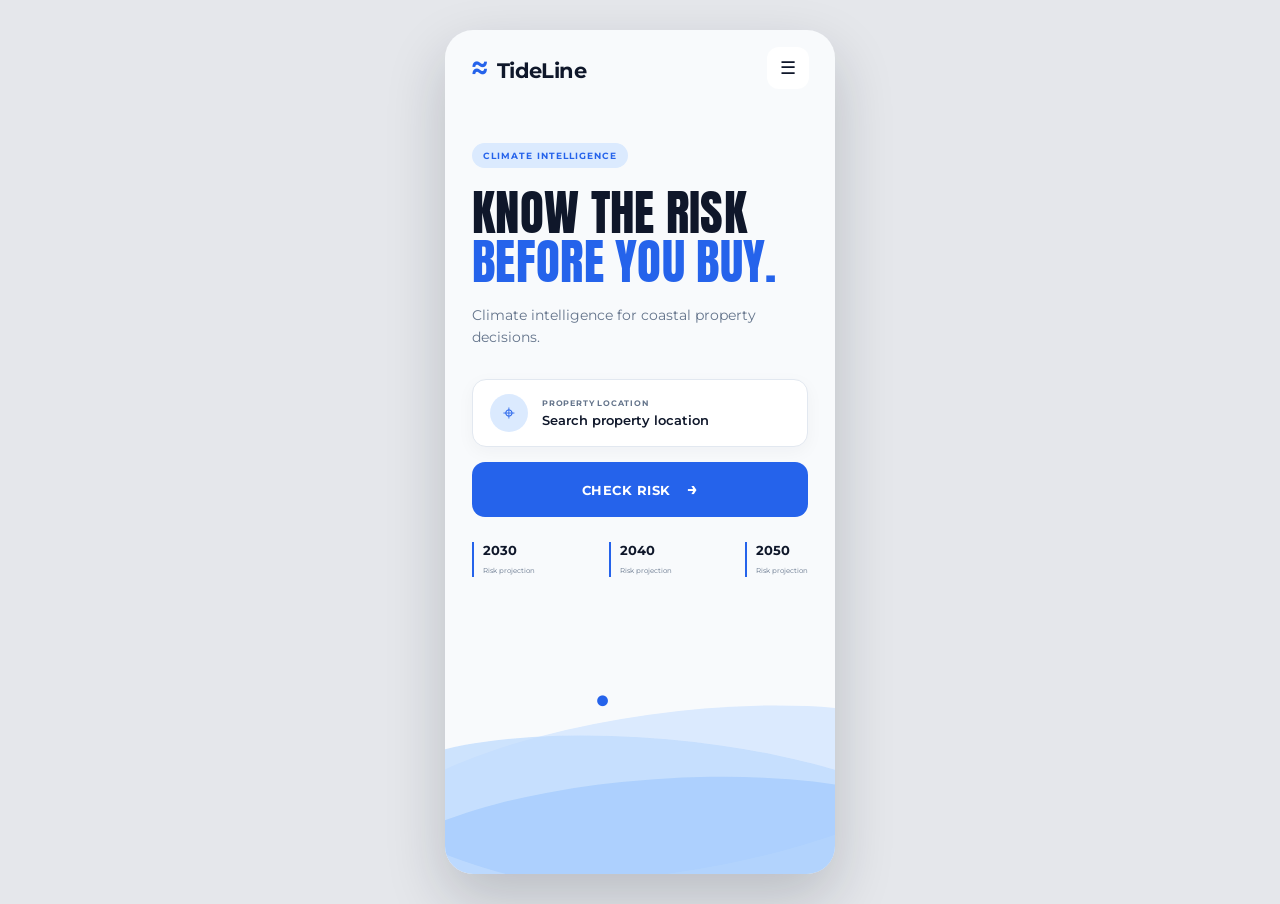
<file: index.html>
<!DOCTYPE html>
<html lang="en">
<head>
    <meta charset="UTF-8">
    <meta name="viewport" content="width=device-width, initial-scale=1.0">

    <title>TideLine — Climate Risk Intelligence</title>

    <link rel="stylesheet" href="style.css">

    <link rel="preconnect" href="https://fonts.googleapis.com">
    <link rel="preconnect" href="https://fonts.gstatic.com" crossorigin>

    <link href="https://fonts.googleapis.com/css2?family=Anton&family=Montserrat:wght@400;500;600;700&display=swap" rel="stylesheet">
</head>

<body>

<div class="app">

    <!-- =========================
         SCREEN 1 — HOME
    ========================== -->

    <section id="home" class="screen active">

        <header class="topbar">
            <div class="logo">
                <span class="logo-wave">≈</span> TideLine
            </div>

            <button class="menu-btn">☰</button>
        </header>


        <main class="home-content">

            <div class="hero-badge">
                CLIMATE INTELLIGENCE
            </div>

            <h1>
                Know the risk<br>
                <span>before you buy.</span>
            </h1>

            <p class="hero-description">
                Climate intelligence for coastal property decisions.
            </p>


            <div class="search-box">

                <span class="search-icon">⌖</span>

                <div>
                    <small>PROPERTY LOCATION</small>
                    <p>Search property location</p>
                </div>

            </div>


            <button class="primary-btn" onclick="showScreen('property')">
                CHECK RISK
                <span>→</span>
            </button>


            <div class="home-info">

                <div class="info-item">
                    <strong>2030</strong>
                    <span>Risk projection</span>
                </div>

                <div class="info-item">
                    <strong>2040</strong>
                    <span>Risk projection</span>
                </div>

                <div class="info-item">
                    <strong>2050</strong>
                    <span>Risk projection</span>
                </div>

            </div>


            <div class="wave-graphic">
                <div class="wave wave-one"></div>
                <div class="wave wave-two"></div>
                <div class="wave wave-three"></div>

                <div class="map-pin">●</div>
            </div>

        </main>

    </section>


    <!-- =========================
         SCREEN 2 — PROPERTY
    ========================== -->

    <section id="property" class="screen">

        <header class="screen-header">

            <button class="back-btn" onclick="showScreen('home')">
                ←
            </button>

            <h2>Property Location</h2>

        </header>


        <main class="property-content">

            <p class="section-label">
                WHERE IS THE PROPERTY?
            </p>


            <div class="location-card">

                <div class="location-icon">
                    ⌖
                </div>

                <div>
                    <strong>Worli Sea Face</strong>
                    <p>Mumbai, Maharashtra</p>
                </div>

                <span class="edit-location">✎</span>

            </div>


            <div class="map-container">

                <div class="map-grid"></div>

                <div class="map-road road-one"></div>
                <div class="map-road road-two"></div>
                <div class="map-road road-three"></div>

                <div class="map-water"></div>

                <div class="large-pin">
                    <span>●</span>
                </div>

                <div class="map-label">
                    WORLI
                </div>

            </div>


            <p class="section-label property-type-label">
                PROPERTY TYPE
            </p>


            <div class="property-options">

                <button class="property-option selected">
                    <span>▦</span>
                    Apartment
                </button>

                <button class="property-option">
                    <span>⌂</span>
                    House
                </button>

                <button class="property-option">
                    <span>▤</span>
                    Commercial
                </button>

            </div>


            <button class="primary-btn" onclick="startAnalysis()">
                ANALYZE RISK
                <span>→</span>
            </button>

        </main>

    </section>


    <!-- =========================
         SCREEN 3 — ANALYZING
    ========================== -->

    <section id="analysis" class="screen">

        <main class="analysis-screen">

            <div class="analysis-logo">
                <span>≈</span>
            </div>

            <p class="analysis-label">
                TIDELINE AI
            </p>

            <h2>
                Analyzing<br>
                property risk
            </h2>


            <div class="progress-container">

                <div class="progress-circle">
                    <div class="progress-inner">
                        <strong id="progress-number">0%</strong>
                        <span>ANALYZING</span>
                    </div>
                </div>

            </div>


            <div class="analysis-checklist">

                <div class="check-item completed">
                    <span>✓</span>
                    <p>Location data</p>
                </div>

                <div class="check-item completed">
                    <span>✓</span>
                    <p>Flood exposure</p>
                </div>

                <div class="check-item completed">
                    <span>✓</span>
                    <p>Elevation</p>
                </div>

                <div class="check-item active-check">
                    <span>◉</span>
                    <p>Climate projections</p>
                </div>

                <div class="check-item">
                    <span>○</span>
                    <p>Property value risk</p>
                </div>

            </div>


            <p class="analysis-footer">
                Combining climate + property data...
            </p>

        </main>

    </section>


    <!-- =========================
         SCREEN 4 — TIDESCORE
    ========================== -->

    <section id="result" class="screen">

        <header class="screen-header">

            <button class="back-btn" onclick="showScreen('property')">
                ←
            </button>

            <h2>Risk Assessment</h2>

        </header>


        <main class="result-content">

            <div class="property-name">
                <strong>Worli Sea Face</strong>
                <span>Mumbai, Maharashtra</span>
            </div>


            <div class="score-section">

                <p class="score-label">
                    TIDESCORE™
                </p>

                <div class="score-number">
                    82
                </div>

                <div class="risk-badge">
                    HIGH RISK
                </div>

            </div>


            <div class="timeline">

                <div class="timeline-item moderate">
                    <strong>2030</strong>
                    <span>MODERATE</span>
                </div>

                <div class="timeline-item high">
                    <strong>2040</strong>
                    <span>HIGH</span>
                </div>

                <div class="timeline-item severe">
                    <strong>2050</strong>
                    <span>SEVERE</span>
                </div>

            </div>


            <div class="risk-summary">

                <div class="risk-row">

                    <div class="risk-name">
                        <span>≈</span>
                        Flood exposure
                    </div>

                    <strong>HIGH</strong>

                </div>


                <div class="risk-row">

                    <div class="risk-name">
                        <span>↗</span>
                        Climate exposure
                    </div>

                    <strong>HIGH</strong>

                </div>


                <div class="risk-row">

                    <div class="risk-name">
                        <span>₹</span>
                        Property value risk
                    </div>

                    <strong>HIGH</strong>

                </div>

            </div>


            <button class="primary-btn" onclick="showScreen('report')">
                VIEW RISK REPORT
                <span>→</span>
            </button>

        </main>

    </section>


    <!-- =========================
         SCREEN 5 — REPORT
    ========================== -->

    <section id="report" class="screen">

        <header class="screen-header">

            <button class="back-btn" onclick="showScreen('result')">
                ←
            </button>

            <h2>Risk Report</h2>

        </header>


        <main class="report-content">

            <div class="report-heading">

                <p>PROPERTY ASSESSMENT</p>

                <h3>
                    Worli Sea Face
                </h3>

                <span>
                    Mumbai · Maharashtra
                </span>

            </div>


            <div class="report-card">

                <div class="report-card-top">
                    <span>🌊</span>

                    <div>
                        <strong>Flood Exposure</strong>
                        <small>Projected coastal exposure</small>
                    </div>

                    <b>HIGH</b>
                </div>

                <div class="risk-bar">
                    <div style="width: 82%;"></div>
                </div>

            </div>


            <div class="report-card">

                <div class="report-card-top">
                    <span>↗</span>

                    <div>
                        <strong>Climate Exposure</strong>
                        <small>Long-term climate projection</small>
                    </div>

                    <b>HIGH</b>
                </div>

                <div class="risk-bar">
                    <div style="width: 76%;"></div>
                </div>

            </div>


            <div class="report-card">

                <div class="report-card-top">
                    <span>₹</span>

                    <div>
                        <strong>Property Value Risk</strong>
                        <small>Potential long-term exposure</small>
                    </div>

                    <b>HIGH</b>
                </div>

                <div class="risk-bar">
                    <div style="width: 70%;"></div>
                </div>

            </div>


            <div class="action-card">

                <div class="action-icon">
                    !
                </div>

                <div>

                    <small>RECOMMENDED ACTION</small>

                    <h3>AVOID</h3>

                    <p>
                        Consider lower-risk alternatives before purchasing.
                    </p>

                </div>

            </div>


            <div class="action-buttons">

                <button>BUY</button>
                <button>WAIT</button>
                <button class="avoid-button">AVOID</button>

            </div>


            <button class="secondary-btn" onclick="showScreen('home')">
                CHECK ANOTHER PROPERTY
            </button>

        </main>

    </section>

</div>


<script src="script.js"></script>

</body>
</html>
</file>
<file: style.css>
/* =========================================================
   TIDELINE — PREMIUM FRONTEND PROTOTYPE
   Climate Intelligence for Coastal Property
========================================================= */


/* =========================================================
   1. GLOBAL
========================================================= */

* {
    margin: 0;
    padding: 0;
    box-sizing: border-box;
}

:root {
    --navy: #0F172A;
    --blue: #2563EB;
    --light-blue: #DBEAFE;

    --grey: #64748B;
    --light-grey: #F1F5F9;
    --border: #E2E8F0;

    --background: #F8FAFC;
    --white: #FFFFFF;

    --yellow: #FBBF24;
    --orange: #F97316;
    --red: #EF4444;

    --soft-red: #FEF2F2;
    --soft-orange: #FFF7ED;
}

html,
body {
    min-height: 100%;
}

body {
    font-family: "Montserrat", sans-serif;
    background: #E5E7EB;
    color: var(--navy);
}


/* =========================================================
   2. APP FRAME
========================================================= */

.app {
    width: 390px;
    min-height: 844px;

    margin: 30px auto;

    background: var(--background);

    position: relative;
    overflow: hidden;

    border-radius: 28px;

    box-shadow:
        0 25px 60px rgba(15, 23, 42, 0.20);
}


/* =========================================================
   3. SCREEN SYSTEM
========================================================= */

.screen {
    width: 100%;
    min-height: 844px;

    display: none;

    position: relative;
    overflow: hidden;
}

.screen.active {
    display: block;
}


/* =========================================================
   4. GENERAL TOP BAR
========================================================= */

.topbar {
    height: 75px;

    display: flex;
    align-items: center;
    justify-content: space-between;

    padding: 0 26px;
}

.logo {
    font-size: 21px;
    font-weight: 700;

    letter-spacing: -0.6px;

    color: var(--navy);
}

.logo-wave {
    color: var(--blue);

    font-size: 29px;

    margin-right: 4px;
}

.menu-btn {
    border: none;

    background: var(--white);

    width: 42px;
    height: 42px;

    border-radius: 12px;

    font-size: 18px;

    color: var(--navy);

    cursor: pointer;
}


/* =========================================================
   5. HOME SCREEN
========================================================= */

.home-content {
    padding: 38px 27px 0;
}

.hero-badge {
    display: inline-block;

    background: var(--light-blue);

    color: var(--blue);

    padding: 7px 11px;

    border-radius: 20px;

    font-size: 9px;

    font-weight: 700;

    letter-spacing: 1px;
}

h1 {
    font-family: "Anton", sans-serif;

    font-size: 49px;

    line-height: 1;

    font-weight: 400;

    margin-top: 20px;

    letter-spacing: 0.3px;

    text-transform: uppercase;
}

h1 span {
    color: var(--blue);
}

.hero-description {
    color: var(--grey);

    font-size: 14px;

    line-height: 1.6;

    margin-top: 18px;

    max-width: 290px;
}


/* =========================================================
   6. SEARCH BOX
========================================================= */

.search-box {
    height: 68px;

    background: var(--white);

    border: 1px solid var(--border);

    border-radius: 14px;

    margin-top: 30px;

    display: flex;

    align-items: center;

    gap: 14px;

    padding: 0 17px;

    box-shadow:
        0 5px 18px rgba(15, 23, 42, 0.04);
}

.search-icon {
    width: 38px;
    height: 38px;

    border-radius: 50%;

    background: var(--light-blue);

    color: var(--blue);

    display: flex;

    align-items: center;
    justify-content: center;

    font-size: 21px;
}

.search-box small {
    display: block;

    color: var(--grey);

    font-size: 8px;

    font-weight: 700;

    letter-spacing: 0.8px;
}

.search-box p {
    font-size: 13px;

    font-weight: 600;

    margin-top: 4px;
}


/* =========================================================
   7. PRIMARY BUTTON
========================================================= */

.primary-btn {
    width: 100%;

    height: 55px;

    border: none;

    border-radius: 13px;

    background: var(--blue);

    color: var(--white);

    font-family: "Montserrat", sans-serif;

    font-size: 13px;

    font-weight: 700;

    letter-spacing: 0.5px;

    margin-top: 15px;

    cursor: pointer;

    transition:
        transform 0.2s ease,
        box-shadow 0.2s ease;
}

.primary-btn:hover {
    transform: translateY(-2px);

    box-shadow:
        0 8px 20px rgba(37, 99, 235, 0.25);
}

.primary-btn span {
    margin-left: 12px;

    font-size: 18px;
}


/* =========================================================
   8. LIVE DATA STATUS
========================================================= */

.data-status {
    display: flex;

    align-items: center;

    gap: 7px;

    margin-top: 22px;

    color: var(--grey);

    font-size: 8px;

    font-weight: 700;

    letter-spacing: 1px;
}

.status-dot {
    width: 7px;
    height: 7px;

    border-radius: 50%;

    background: var(--blue);

    box-shadow:
        0 0 0 4px var(--light-blue);
}


/* =========================================================
   9. HOME INFO
========================================================= */

.home-info {
    display: flex;

    justify-content: space-between;

    margin-top: 25px;
}

.info-item {
    border-left: 2px solid var(--blue);

    padding-left: 9px;
}

.info-item strong {
    display: block;

    font-size: 13px;
}

.info-item span {
    color: var(--grey);

    font-size: 7px;
}


/* =========================================================
   10. OCEAN / WAVE GRAPHIC
========================================================= */

.wave-graphic {
    position: absolute;

    bottom: -20px;

    left: -70px;

    width: 530px;

    height: 230px;

    pointer-events: none;
}

.wave {
    position: absolute;

    width: 570px;

    height: 160px;

    border-radius: 50%;
}

.wave-one {
    background: #DBEAFE;

    transform: rotate(-8deg);

    bottom: 20px;
}

.wave-two {
    background: #BFDBFE;

    transform: rotate(5deg);

    bottom: -5px;

    opacity: 0.75;
}

.wave-three {
    background: #60A5FA;

    transform: rotate(-4deg);

    bottom: -45px;

    opacity: 0.25;
}

.map-pin {
    position: absolute;

    color: var(--blue);

    font-size: 25px;

    top: 20px;

    left: 220px;

    z-index: 5;
}


/* =========================================================
   11. SCREEN HEADER
========================================================= */

.screen-header {
    height: 75px;

    display: flex;

    align-items: center;

    padding: 0 22px;

    gap: 14px;

    border-bottom: 1px solid var(--border);

    background: rgba(255, 255, 255, 0.8);
}

.screen-header h2 {
    font-size: 16px;

    font-weight: 700;
}

.back-btn {
    border: none;

    background: var(--white);

    width: 38px;
    height: 38px;

    border-radius: 10px;

    font-size: 21px;

    cursor: pointer;

    color: var(--navy);
}


/* =========================================================
   12. PROPERTY SCREEN
========================================================= */

.property-content {
    padding: 30px 24px;
}

.section-label {
    font-size: 9px;

    color: var(--grey);

    font-weight: 700;

    letter-spacing: 1px;

    margin-bottom: 10px;
}

.location-card {
    height: 76px;

    background: var(--white);

    border: 1px solid var(--border);

    border-radius: 16px;

    display: flex;

    align-items: center;

    padding: 13px;

    gap: 13px;

    box-shadow:
        0 5px 18px rgba(15, 23, 42, 0.04);
}

.location-icon {
    width: 44px;
    height: 44px;

    border-radius: 13px;

    background: #EFF6FF;

    color: var(--blue);

    display: flex;

    justify-content: center;

    align-items: center;

    font-size: 22px;
}

.location-card strong {
    font-size: 13px;
}

.location-card p {
    color: var(--grey);

    font-size: 10px;

    margin-top: 4px;
}

.edit-location {
    margin-left: auto;

    color: var(--blue);

    cursor: pointer;
}


/* =========================================================
   13. MAP
========================================================= */

.map-container {
    height: 260px;

    margin-top: 20px;

    border-radius: 18px;

    background: #E8EEF5;

    position: relative;

    overflow: hidden;

    border: 1px solid #D7E0EA;

    box-shadow:
        0 8px 25px rgba(15, 23, 42, 0.06);
}

.map-grid {
    position: absolute;

    inset: 0;

    background-image:
        linear-gradient(#CBD5E1 1px, transparent 1px),
        linear-gradient(90deg, #CBD5E1 1px, transparent 1px);

    background-size: 35px 35px;

    opacity: 0.7;
}

.map-water {
    position: absolute;

    right: -55px;

    top: -30px;

    width: 175px;

    height: 350px;

    background: #BFDBFE;

    transform: rotate(12deg);

    opacity: 0.9;
}

.map-road {
    position: absolute;

    background: var(--white);

    transform: rotate(-20deg);

    box-shadow:
        0 0 0 1px #CBD5E1;
}

.road-one {
    width: 450px;
    height: 30px;

    top: 75px;
    left: -80px;
}

.road-two {
    width: 400px;
    height: 23px;

    top: 160px;
    left: -30px;

    transform: rotate(18deg);
}

.road-three {
    width: 330px;
    height: 18px;

    top: 110px;
    left: 70px;

    transform: rotate(68deg);
}

.large-pin {
    position: absolute;

    top: 104px;
    left: 195px;

    width: 52px;
    height: 52px;

    border-radius: 50% 50% 50% 0;

    background: var(--blue);

    transform: rotate(-45deg);

    display: flex;

    align-items: center;
    justify-content: center;

    box-shadow:
        0 8px 20px rgba(37, 99, 235, 0.30);
}

.large-pin span {
    color: white;

    transform: rotate(45deg);
}

.map-label {
    position: absolute;

    top: 165px;
    left: 185px;

    background: var(--white);

    padding: 5px 8px;

    border-radius: 6px;

    font-size: 8px;

    font-weight: 700;

    box-shadow:
        0 2px 5px rgba(0, 0, 0, 0.1);
}


/* =========================================================
   14. PROPERTY TYPE
========================================================= */

.property-type-label {
    margin-top: 24px;
}

.property-options {
    display: flex;

    gap: 8px;
}

.property-option {
    flex: 1;

    height: 60px;

    border: 1px solid var(--border);

    background: var(--white);

    border-radius: 12px;

    font-family: "Montserrat";

    font-size: 9px;

    font-weight: 600;

    color: var(--grey);

    cursor: pointer;
}

.property-option span {
    display: block;

    color: var(--blue);

    font-size: 17px;

    margin-bottom: 4px;
}

.property-option.selected {
    border: 2px solid var(--blue);

    color: var(--navy);

    background: #F8FBFF;
}


/* =========================================================
   15. ANALYSIS SCREEN
========================================================= */

.analysis-screen {
    min-height: 844px;

    padding: 70px 35px;

    text-align: center;
}

.analysis-logo {
    width: 65px;
    height: 65px;

    background: var(--light-blue);

    color: var(--blue);

    border-radius: 20px;

    margin: auto;

    display: flex;

    align-items: center;
    justify-content: center;

    font-size: 40px;
}

.analysis-label {
    color: var(--blue);

    font-size: 9px;

    font-weight: 700;

    letter-spacing: 1.5px;

    margin-top: 20px;
}

.analysis-screen h2 {
    font-family: Anton;

    font-weight: 400;

    font-size: 40px;

    line-height: 1.05;

    margin-top: 12px;

    text-transform: uppercase;
}


/* =========================================================
   16. ANALYSIS PROGRESS
========================================================= */

.progress-container {
    margin: 35px auto;

    width: 180px;
    height: 180px;
}

.progress-circle {
    width: 180px;
    height: 180px;

    border-radius: 50%;

    background:
        conic-gradient(
            var(--blue) 0deg,
            var(--light-blue) 0deg
        );

    display: flex;

    align-items: center;
    justify-content: center;
}

.progress-inner {
    width: 140px;
    height: 140px;

    background: var(--background);

    border-radius: 50%;

    display: flex;

    flex-direction: column;

    justify-content: center;
    align-items: center;
}

.progress-inner strong {
    font-family: Anton;

    font-size: 38px;

    font-weight: 400;
}

.progress-inner span {
    color: var(--grey);

    font-size: 8px;

    letter-spacing: 1px;
}


/* =========================================================
   17. ANALYSIS CHECKLIST
========================================================= */

.analysis-checklist {
    text-align: left;

    margin-top: 20px;
}

.check-item {
    display: flex;

    align-items: center;

    gap: 12px;

    margin: 12px 0;

    color: #94A3B8;

    font-size: 12px;
}

.check-item span {
    width: 22px;
    height: 22px;

    border-radius: 50%;

    display: flex;

    align-items: center;
    justify-content: center;

    border: 1px solid #CBD5E1;
}

.completed {
    color: var(--navy);
}

.completed span {
    background: var(--blue);

    color: white;

    border: none;
}

.active-check {
    color: var(--navy);
}

.active-check span {
    color: var(--blue);

    border-color: var(--blue);
}

.analysis-footer {
    color: var(--grey);

    font-size: 10px;

    margin-top: 30px;
}


/* =========================================================
   18. RESULT SCREEN
========================================================= */

.result-content {
    padding: 28px 24px;
}

.property-name strong {
    display: block;

    font-size: 16px;
}

.property-name span {
    display: block;

    color: var(--grey);

    font-size: 10px;

    margin-top: 4px;
}


/* =========================================================
   19. TIDESCORE HERO CARD
========================================================= */

.score-section {
    text-align: center;

    margin-top: 18px;

    background: var(--white);

    border: 1px solid var(--border);

    border-radius: 22px;

    padding: 20px 10px 22px;

    box-shadow:
        0 10px 30px rgba(15, 23, 42, 0.06);
}

.score-label {
    color: var(--grey);

    font-size: 9px;

    font-weight: 700;

    letter-spacing: 1.5px;
}


/* =========================================================
   20. TIDESCORE GAUGE
========================================================= */

.score-gauge {
    width: 190px;
    height: 190px;

    margin: 12px auto 5px;

    border-radius: 50%;

    background:
        conic-gradient(
            var(--red) 0deg,
            var(--orange) 110deg,
            var(--yellow) 190deg,
            var(--light-blue) 190deg,
            var(--light-blue) 360deg
        );

    display: flex;

    align-items: center;
    justify-content: center;

    transform: rotate(-20deg);
}

.gauge-inner {
    width: 155px;
    height: 155px;

    border-radius: 50%;

    background: var(--white);

    display: flex;

    flex-direction: column;

    align-items: center;
    justify-content: center;

    transform: rotate(20deg);

    box-shadow:
        inset 0 0 0 1px #F1F5F9;
}

.gauge-inner .score-number {
    margin: 0;

    font-family: Anton;

    font-size: 72px;

    line-height: 0.95;

    color: var(--navy);

    font-weight: 400;
}

.gauge-inner span {
    color: var(--grey);

    font-size: 8px;

    font-weight: 700;

    letter-spacing: 1px;

    margin-top: 3px;
}


/* =========================================================
   21. HIGH RISK BADGE
========================================================= */

.risk-badge {
    display: inline-block;

    background: #FEE2E2;

    color: var(--red);

    font-size: 10px;

    font-weight: 700;

    padding: 7px 13px;

    border-radius: 20px;
}


/* =========================================================
   22. RISK TIMELINE
========================================================= */

.timeline {
    display: flex;

    gap: 8px;

    margin-top: 18px;
}

.timeline-item {
    flex: 1;

    border-radius: 13px;

    padding: 13px 6px;

    text-align: center;

    background: var(--white);

    border: 1px solid var(--border);

    position: relative;
}

.timeline-item strong {
    display: block;

    font-size: 13px;

    color: var(--navy);
}

.timeline-item span {
    display: block;

    font-size: 7px;

    font-weight: 700;

    margin-top: 6px;
}

.timeline-item.moderate {
    border-top: 3px solid var(--yellow);
}

.timeline-item.high {
    border-top: 3px solid var(--orange);
}

.timeline-item.severe {
    border-top: 3px solid var(--red);
}

.moderate span {
    color: var(--yellow);
}

.high span {
    color: var(--orange);
}

.severe span {
    color: var(--red);
}


/* =========================================================
   23. RISK SUMMARY
========================================================= */

.risk-summary {
    background: var(--white);

    border: 1px solid var(--border);

    border-radius: 14px;

    padding: 4px 15px;

    margin-top: 15px;
}

.risk-row {
    height: 49px;

    display: flex;

    justify-content: space-between;

    align-items: center;

    border-bottom: 1px solid var(--border);

    font-size: 10px;
}

.risk-row:last-child {
    border-bottom: none;
}

.risk-name {
    display: flex;

    gap: 8px;

    align-items: center;
}

.risk-name span {
    color: var(--blue);

    font-size: 16px;
}

.risk-row strong {
    color: var(--red);

    font-size: 9px;
}


/* =========================================================
   24. REPORT SCREEN
========================================================= */

.report-content {
    padding: 28px 22px;
}

.report-heading p {
    color: var(--blue);

    font-size: 8px;

    font-weight: 700;

    letter-spacing: 1px;
}

.report-heading h3 {
    font-size: 19px;

    margin-top: 5px;
}

.report-heading span {
    color: var(--grey);

    font-size: 10px;
}


/* =========================================================
   25. REPORT CARDS
========================================================= */

.report-card {
    background: var(--white);

    border: 1px solid var(--border);

    border-radius: 16px;

    padding: 16px;

    margin-top: 12px;

    box-shadow:
        0 5px 18px rgba(15, 23, 42, 0.04);
}

.report-card-top {
    display: flex;

    align-items: center;

    gap: 10px;
}

.report-card-top > span {
    font-size: 19px;
}

.report-card-top div {
    flex: 1;
}

.report-card-top strong {
    display: block;

    font-size: 11px;
}

.report-card-top small {
    display: block;

    color: var(--grey);

    font-size: 8px;

    margin-top: 3px;
}

.report-card-top b {
    color: var(--red);

    font-size: 8px;
}


/* =========================================================
   26. RISK BARS
========================================================= */

.risk-bar {
    height: 6px;

    background: var(--border);

    border-radius: 10px;

    margin-top: 14px;

    overflow: hidden;
}

.risk-bar div {
    height: 100%;

    background: var(--red);

    border-radius: 10px;
}


/* =========================================================
   27. ACTION CARD
========================================================= */

.action-card {
    display: flex;

    gap: 13px;

    background: var(--soft-red);

    border: 1px solid #FECACA;

    border-radius: 16px;

    padding: 17px;

    margin-top: 18px;
}

.action-icon {
    width: 38px;
    height: 38px;

    border-radius: 50%;

    background: var(--red);

    color: white;

    display: flex;

    justify-content: center;
    align-items: center;

    font-weight: 700;

    flex-shrink: 0;
}

.action-card small {
    color: var(--grey);

    font-size: 7px;

    font-weight: 700;

    letter-spacing: 1px;
}

.action-card h3 {
    color: var(--red);

    font-family: Anton;

    font-size: 25px;

    font-weight: 400;

    margin-top: 2px;
}

.action-card p {
    color: var(--grey);

    font-size: 8px;

    line-height: 1.4;

    margin-top: 2px;
}


/* =========================================================
   28. ACTION BUTTONS
========================================================= */

.action-buttons {
    display: flex;

    gap: 8px;

    margin-top: 14px;
}

.action-buttons button {
    flex: 1;

    height: 40px;

    background: var(--white);

    border: 1px solid var(--border);

    border-radius: 9px;

    font-family: Montserrat;

    font-size: 9px;

    font-weight: 700;

    cursor: pointer;
}

.action-buttons .avoid-button {
    background: var(--red);

    color: white;

    border-color: var(--red);
}


/* =========================================================
   29. SECONDARY BUTTON
========================================================= */

.secondary-btn {
    width: 100%;

    height: 45px;

    background: transparent;

    border: 1px solid var(--blue);

    color: var(--blue);

    border-radius: 11px;

    margin-top: 15px;

    font-family: Montserrat;

    font-size: 9px;

    font-weight: 700;

    cursor: pointer;
}


/* =========================================================
   30. RESPONSIVE
========================================================= */

@media (max-width: 500px) {

    body {
        background: var(--background);
    }

    .app {
        width: 100%;
        min-height: 100vh;

        margin: 0;

        border-radius: 0;

        box-shadow: none;
    }

    .screen {
        min-height: 100vh;
    }

    .analysis-screen {
        min-height: 100vh;
    }
}
</file>
